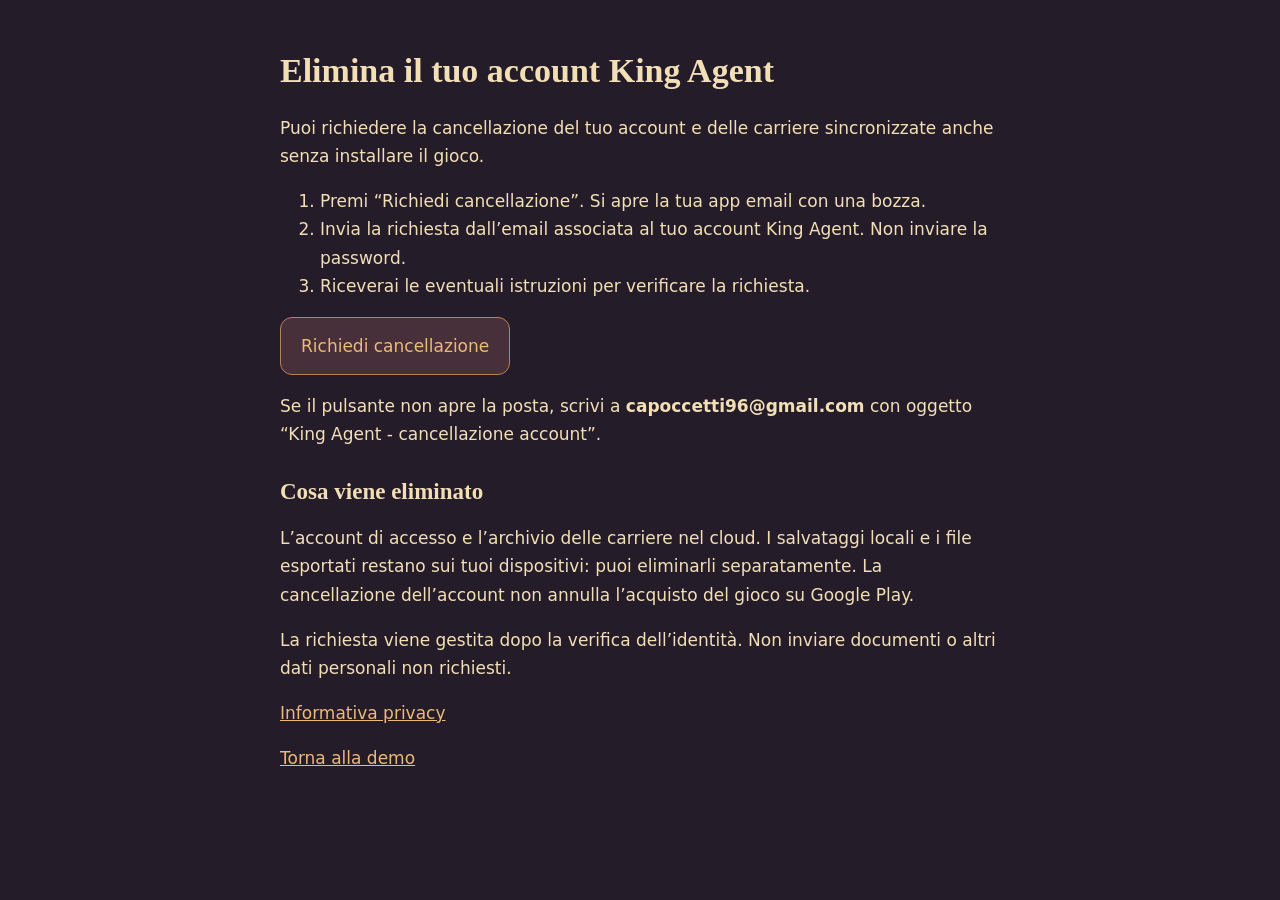
<file: delete-account.html>
<!doctype html><html lang="it"><meta charset="utf-8"><meta name="viewport" content="width=device-width,initial-scale=1"><title>Elimina account · King Agent</title><style>body{margin:0;background:#241c29;color:#f3dfb6;font:17px/1.65 system-ui}main{max-width:720px;margin:auto;padding:28px 22px}h1,h2{font-family:Georgia,serif;line-height:1.2}h2{margin-top:30px;font-size:23px}a{color:#edb878}a.button{display:inline-block;padding:14px 20px;border:1px solid #b98158;border-radius:12px;background:#48303b;text-decoration:none}small{color:#ccb7c4}</style><main><h1>Elimina il tuo account King Agent</h1><p>Puoi richiedere la cancellazione del tuo account e delle carriere sincronizzate anche senza installare il gioco.</p><ol><li>Premi “Richiedi cancellazione”. Si apre la tua app email con una bozza.</li><li>Invia la richiesta dall’email associata al tuo account King Agent. Non inviare la password.</li><li>Riceverai le eventuali istruzioni per verificare la richiesta.</li></ol><p><a class="button" href="mailto:capoccetti96@gmail.com?subject=King%20Agent%20-%20cancellazione%20account&amp;body=Richiedo%20la%20cancellazione%20del%20mio%20account%20King%20Agent%20e%20delle%20carriere%20cloud%20associate.%0AEmail%20dell%27account%3A%20">Richiedi cancellazione</a></p><p>Se il pulsante non apre la posta, scrivi a <strong>capoccetti96@gmail.com</strong> con oggetto “King Agent - cancellazione account”.</p><h2>Cosa viene eliminato</h2><p>L’account di accesso e l’archivio delle carriere nel cloud. I salvataggi locali e i file esportati restano sui tuoi dispositivi: puoi eliminarli separatamente. La cancellazione dell’account non annulla l’acquisto del gioco su Google Play.</p><p>La richiesta viene gestita dopo la verifica dell’identità. Non inviare documenti o altri dati personali non richiesti.</p><p><a href="privacy.html">Informativa privacy</a></p><p><a href="./">Torna alla demo</a></p></main></html>
</file>
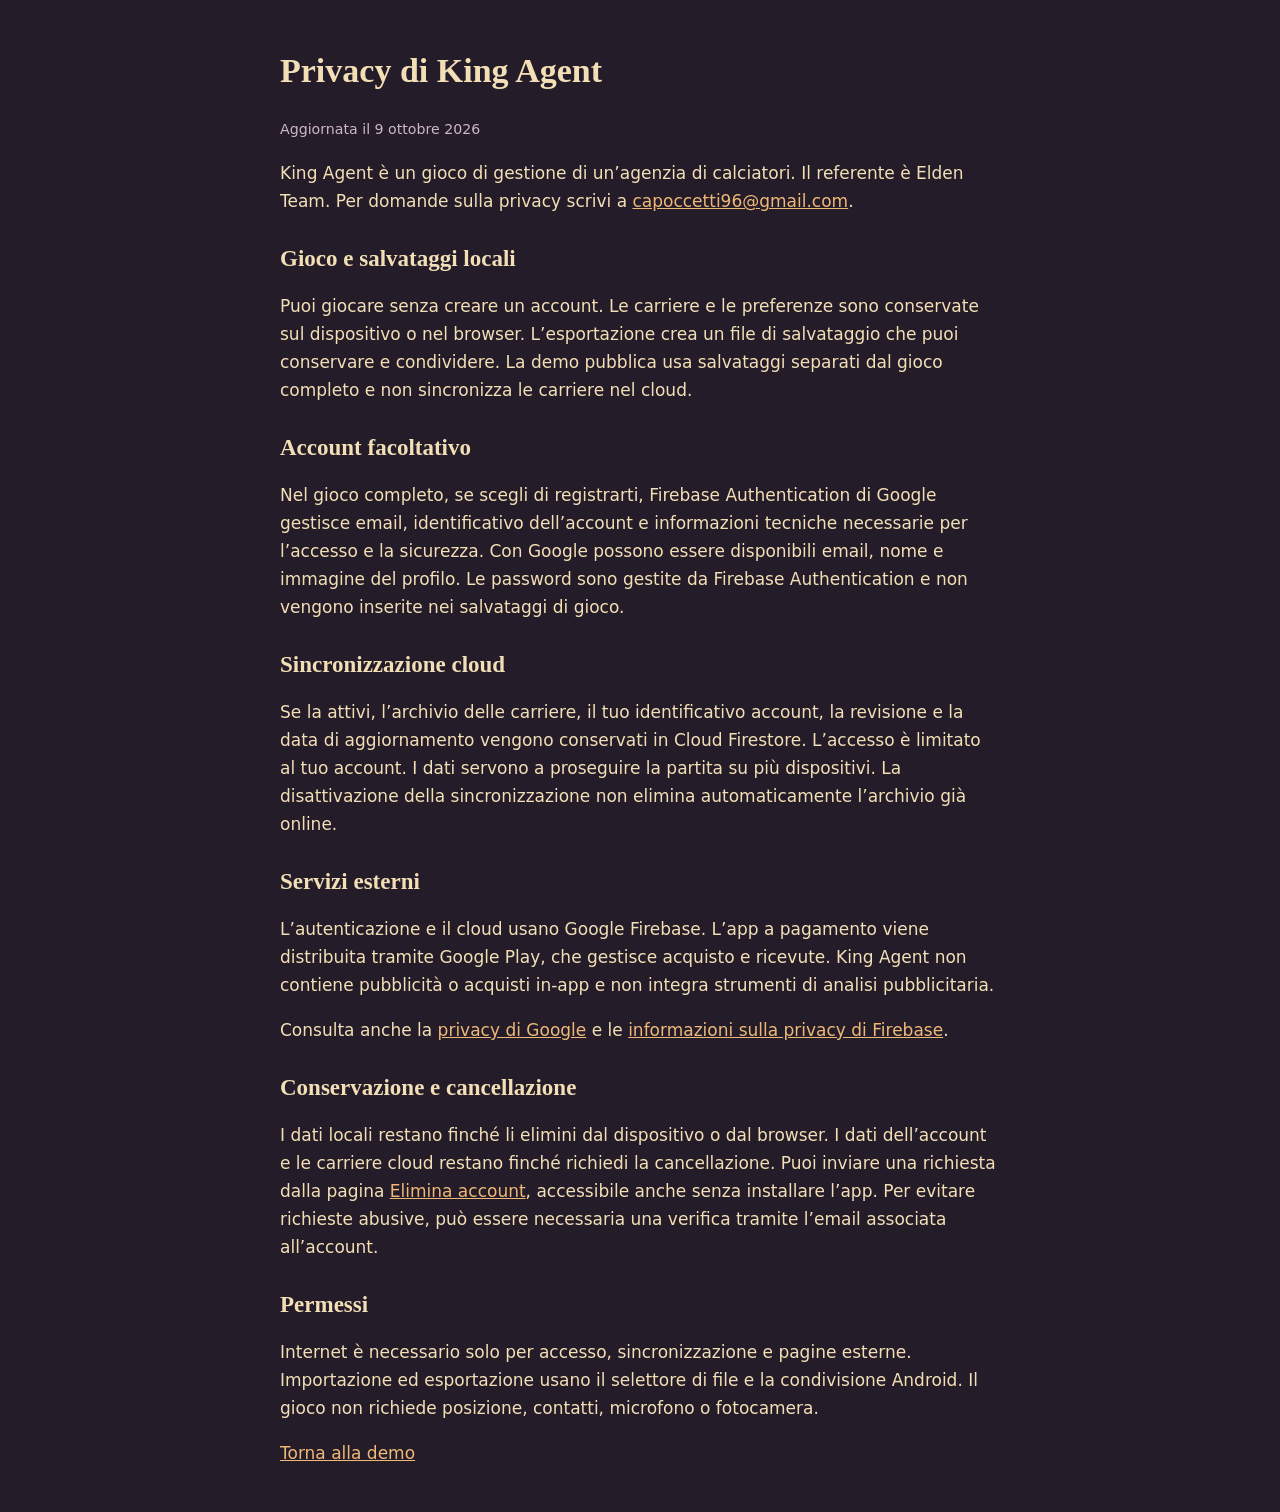
<file: privacy.html>
<!doctype html><html lang="it"><meta charset="utf-8"><meta name="viewport" content="width=device-width,initial-scale=1"><title>Privacy · King Agent</title><style>body{margin:0;background:#241c29;color:#f3dfb6;font:17px/1.65 system-ui}main{max-width:720px;margin:auto;padding:28px 22px}h1,h2{font-family:Georgia,serif;line-height:1.2}h2{margin-top:30px;font-size:23px}a{color:#edb878}a.button{display:inline-block;padding:14px 20px;border:1px solid #b98158;border-radius:12px;background:#48303b;text-decoration:none}small{color:#ccb7c4}</style><main><h1>Privacy di King Agent</h1><small>Aggiornata il 9 ottobre 2026</small><p>King Agent è un gioco di gestione di un’agenzia di calciatori. Il referente è Elden Team. Per domande sulla privacy scrivi a <a href="mailto:capoccetti96@gmail.com">capoccetti96@gmail.com</a>.</p><h2>Gioco e salvataggi locali</h2><p>Puoi giocare senza creare un account. Le carriere e le preferenze sono conservate sul dispositivo o nel browser. L’esportazione crea un file di salvataggio che puoi conservare e condividere. La demo pubblica usa salvataggi separati dal gioco completo e non sincronizza le carriere nel cloud.</p><h2>Account facoltativo</h2><p>Nel gioco completo, se scegli di registrarti, Firebase Authentication di Google gestisce email, identificativo dell’account e informazioni tecniche necessarie per l’accesso e la sicurezza. Con Google possono essere disponibili email, nome e immagine del profilo. Le password sono gestite da Firebase Authentication e non vengono inserite nei salvataggi di gioco.</p><h2>Sincronizzazione cloud</h2><p>Se la attivi, l’archivio delle carriere, il tuo identificativo account, la revisione e la data di aggiornamento vengono conservati in Cloud Firestore. L’accesso è limitato al tuo account. I dati servono a proseguire la partita su più dispositivi. La disattivazione della sincronizzazione non elimina automaticamente l’archivio già online.</p><h2>Servizi esterni</h2><p>L’autenticazione e il cloud usano Google Firebase. L’app a pagamento viene distribuita tramite Google Play, che gestisce acquisto e ricevute. King Agent non contiene pubblicità o acquisti in-app e non integra strumenti di analisi pubblicitaria.</p><p>Consulta anche la <a href="https://policies.google.com/privacy">privacy di Google</a> e le <a href="https://firebase.google.com/support/privacy">informazioni sulla privacy di Firebase</a>.</p><h2>Conservazione e cancellazione</h2><p>I dati locali restano finché li elimini dal dispositivo o dal browser. I dati dell’account e le carriere cloud restano finché richiedi la cancellazione. Puoi inviare una richiesta dalla pagina <a href="delete-account.html">Elimina account</a>, accessibile anche senza installare l’app. Per evitare richieste abusive, può essere necessaria una verifica tramite l’email associata all’account.</p><h2>Permessi</h2><p>Internet è necessario solo per accesso, sincronizzazione e pagine esterne. Importazione ed esportazione usano il selettore di file e la condivisione Android. Il gioco non richiede posizione, contatti, microfono o fotocamera.</p><p><a href="./">Torna alla demo</a></p></main></html>
</file>
